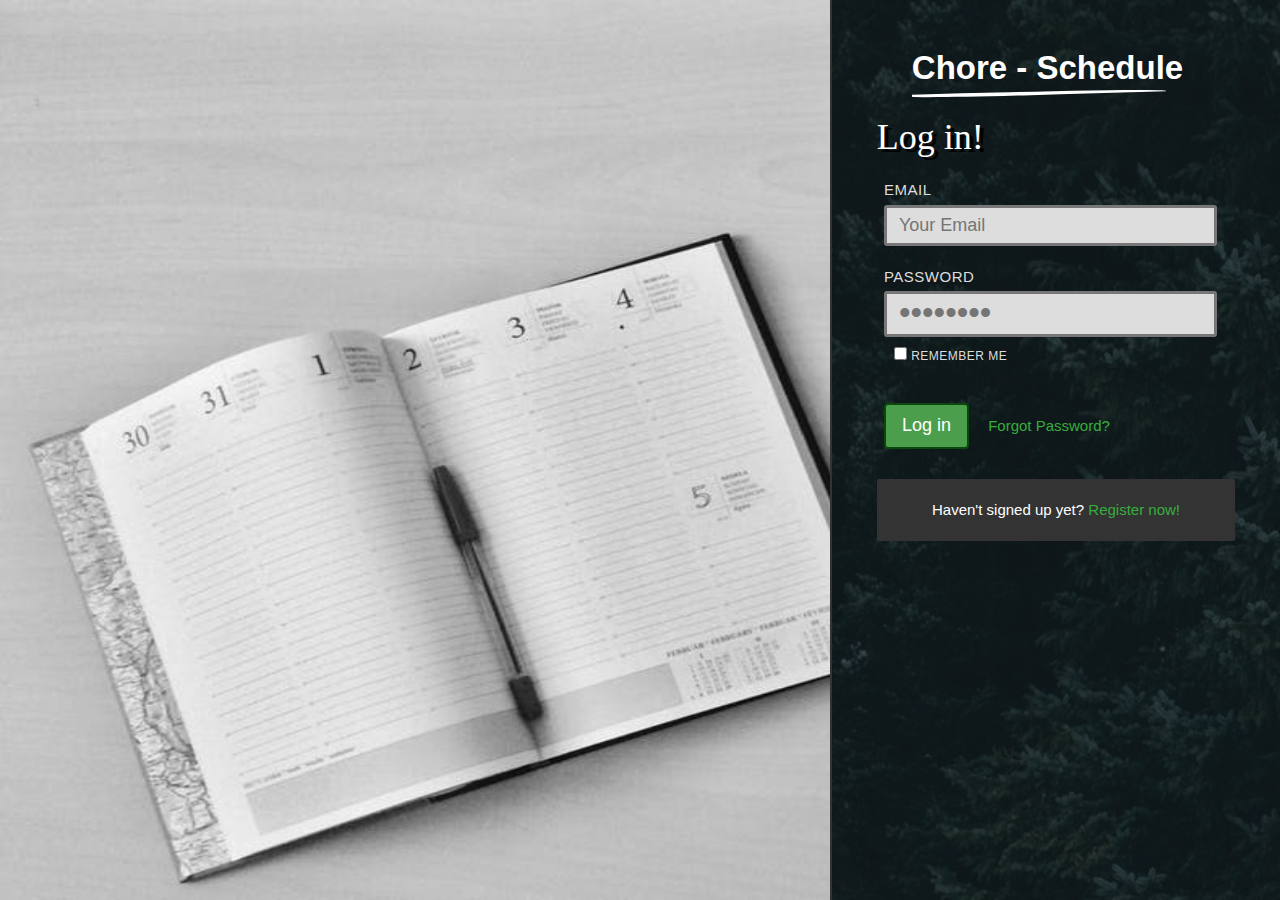
<file: index.html>
<!DOCTYPE html>
<html>
	<head>	
		<title>Chore Schedule Web App</title>
		<link rel="stylesheet" type="text/css" href="styles/login-register.css" />
		<meta name="viewport" content="width=device-width, initial-scale=1.0, maximum-scale=1.0, user-scalable=no" />
		<link rel="icon" href="images/check-favicon.ico" type="image/x-icon">
	</head>
	<body >	
		<div id="background_branding_container">
		    <img id="background_background_image" alt="Log in"  src="images/login-reg-background.jpg">
		</div>   
	    <img src="images/login-reg-login-panel.jpg" class="login_panel" alt="" />	   
		<div class="login_panel">
			<div id="background_right"></div>
			<div class="body-login">	
				<div id="login">
					<header class="login-header">
						<h1 class="login-logo">Chore - Schedule <div class="underline"></div></h1>
						<h2 class="little-big-header">Log in!</h2>
					</header>

				  	<div class="flex-grid">
				    	<div class="login-half">
				      		<div class="login-area">
								<form class="login-form" id="login-login-form">
								  	<div id="login-email" class="field">
								    	<label for="loginEmail">Email</label>
								    	<input type="text" name="email" id="loginEmail" placeholder="Your Email" required="required" />
								  	</div>

									<div id="login-password" class="field">
										<label for="loginPassword">Password</label>
										<input name="password" id="loginPassword" placeholder="&bull;&bull;&bull;&bull;&bull;&bull;&bull;&bull;" required="required" type="password" />
										<input type="checkbox" name="remember-me" id="remember-me" value="" class="remember-me">
										<label class="small-inline" for="remember-me">Remember Me</label>
									</div>

									<div id="login-error"></div>

									<div>
										<button id="loginBtn" class="button">
											<span class="label">Log in</span>
										</button>
										<a href="#" id="forgot-password-link" class="forgot-password-link">
											Forgot Password?
										</a>
									</div>
								</form>								
							</div>
						</div>
					</div>

					<div class="signup-callout">
						Haven't signed up yet?  <a class="login switch">  Register now!</a>
					</div>
				</div>

				<div id="register" class="hide">
					<header class="login-header">
						<h1 class="login-logo">Chore - Schedule <div class="underline"></div></h1>
						<h2 class="little-big-header">Register!</h2>
					</header>

				  	<div class="flex-grid">
				    	<div class="login-half">
				      		<div class="login-area">
								<form class="login-form" id="login-login-form">
								  	<div id="login-email" class="field">
								    	<label for="registerEmail">Email Address:</label>
								    	<input type="text" name="email" id="registerEmail" placeholder="email" required="required" />
								  	</div>

									<div id="login-password" class="field">
										<label for="registerPassword">Choose Password:</label>
										<input name="password" id="registerPassword" placeholder="&bull;&bull;&bull;&bull;&bull;&bull;&bull;&bull;" required="required" type="password" />
									</div>
									<div id="login-password" class="field">
										<label for="registerPassword">Confirm Password:</label>
										<input name="password" id="confirmPassword" placeholder="&bull;&bull;&bull;&bull;&bull;&bull;&bull;&bull;" required="required" type="password" />
									</div>
									<div id="login-error"></div>

									<div>
										<button id="registerBtn" class="button">
											<span class="label">Submit</span>
										</button>
									</div>
								</form>								
							</div>
						</div>
					</div>

					<div class="signup-callout">
						Go back to <a class="switch">  Log in.</a>
					</div>
				</div>	
			</div>
		</div>	
	<!-- /EXTERNAL SCRIPTS -->
		<script src="https://code.jquery.com/jquery-3.1.1.min.js" type="text/javascript"></script>
		<script src="scripts/main.js" type="text/javascript"></script>
	</body>
</html>
</file>
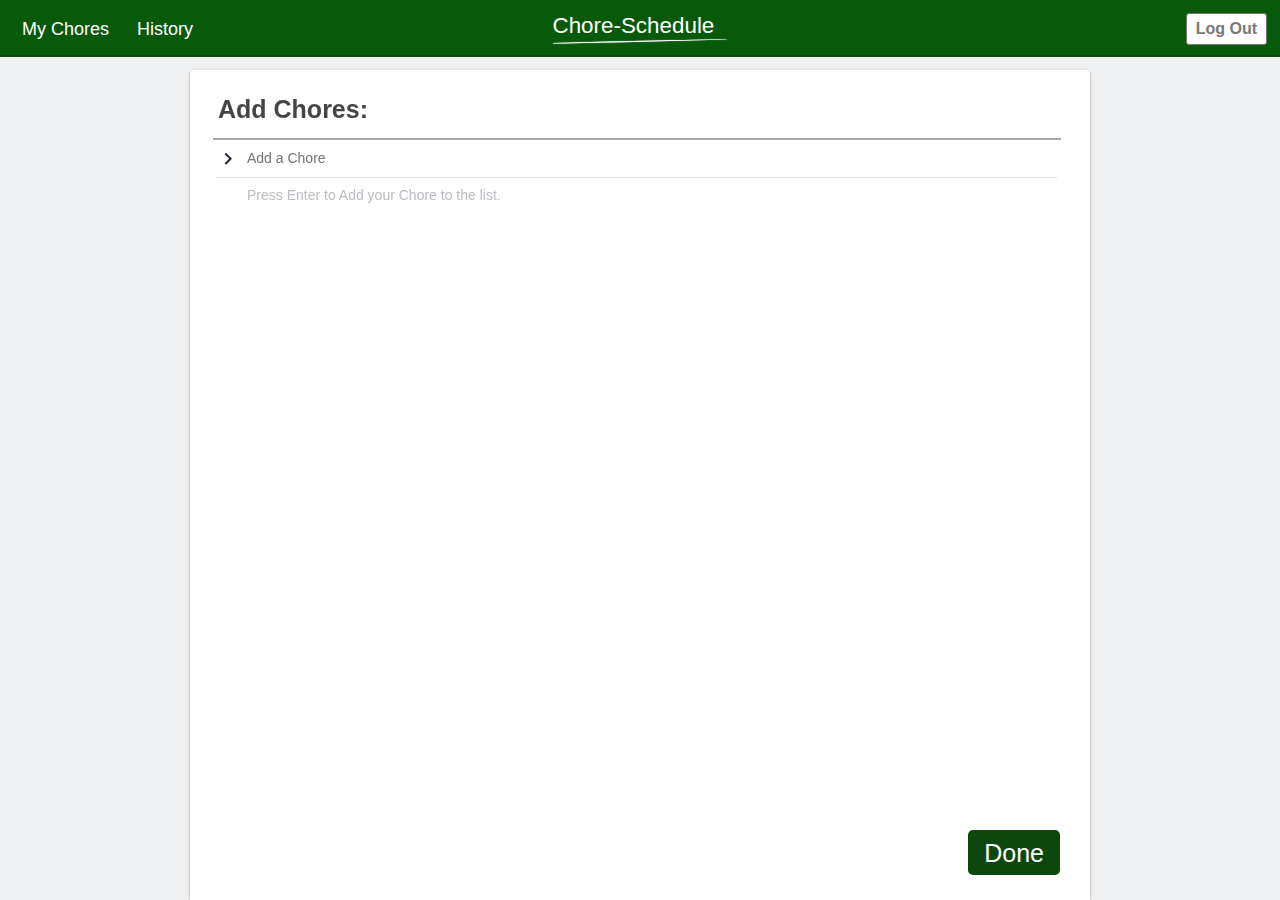
<file: addChores.html>
<!DOCTYPE html>
<html>
	<head>	
		<title>Chore Schedule Web App</title>
		<link rel="stylesheet" type="text/css" href="styles/main-theme.css">
		<meta name="viewport" content="width=device-width, initial-scale=1.0, maximum-scale=1.0, user-scalable=no" />
		<link rel="stylesheet" href="https://fonts.googleapis.com/icon?family=Material+Icons" />
		<link rel="icon" href="images/check-favicon.ico" type="image/x-icon">
	</head>
	<body>
		<div class="themeBackground themeBackground-pic"></div>
		<div id="page_container">
			<div id="ui">
				<div id="main">
					<div class="topbar-container">
						<div class="topbar-contents-container">
							<div class="topbar-contents">
								<div class="topbar-wrapper">
									<i id="menuIcon" class="material-icons topbar-link" >menu</i>
										<nav id="leftMenu" class="c-menu c-menu--left"> 
											<div class="widget-settings-content">  
												<div class="widget-settings-header"> 
													<ul>      
														<li class="profilePicture widget-settings-list-item"> 															
															<img id="profilePic" src="images/github-profile-pic.png" class="profilePic">
														</li> 
														<li class="accountEmail"> 	
														</li> 
													</ul> 
												</div>   
												<ul  class="widget-settings-list">   
													<li class="widget-settings-list-item first disChoreBtn"> 
														<button  class="sidemenu widget-settings-button"> Today's Chores </button> 
													</li> 
													<li class="widget-settings-list-item addChoreBtn"> 
														<button  class="sidemenu widget-settings-button"> Add Chores </button> 
													</li> 
												</ul> 
												<ul class="widget-settings-list"> 
													<li class="widget-settings-list-title">
														<span>Reports & Records</span>
													</li>
													<li class="widget-settings-list-item first disHistBtn"> 
														<button class="sidemenu widget-settings-button"> History </button> 
													</li> 
													<li class="widget-settings-list-item"> 
														<span>Statistics</span> 
													</li> 
												</ul>  
												<ul class="widget-settings-list">
													<li class="widget-settings-list-title">
														<button class="sidemenu widget-settings-button"> About </button>
													</li>
													<li class="widget-settings-list-item first">
														<span>Profile Settings</span>
													</li>	
													<li class="widget-settings-list-item">
														<span>Help & FAQ</span>
													</li>	
													<li class="widget-settings-list-item github-link">
														<span>About Us</span>
													</li>	
												</ul>
											</div>
										</nav>
										<div id="mask" class="c-mask"></div>
									<a class="backToChores topbar-link">My Chores</a>
									<a class="goToHistory topbar-link">History</a>
									<div class="topbar-logout">
										<a class="Button loggout">Log Out</a>
									</div>
								</div>
							</div>
						</div>
						<div class="title-container">
							<div class="content-wrapper">	
								<h1>Chore-Schedule</h1>
								<div class="underline"></div>
							</div>	
						</div>
					</div>
					<div class="page-bodyContainer">
						<div class="page-body">
							<div class="page-paneGutter"></div>
							<div id="center_pane_container" class="known-list">
								<div id="center_pane">
									<div class="body-title">
										<h2>Add Chores:</h2>
									</div>
									<div id="addChoresBtnContainer">
										<button class="done">Done</button>
									</div>
									<div id="center_pane__contents">
										<div class="grid-uncompact">
											<table id="grid">
												<colgroup>
													<col class="drag-handle-column">
													<col class="boolean-column">
												</colgroup>
												<tbody class="choreList">							    
													<tr class='task-row input postBeforeThis'>
											    	<td></td>
														<td class='grid_cell_boolean'>
															<i class='material-icons right'>keyboard_arrow_right</i>
														</td>
														<td class='grid_cell_string'>
															<span class='task-row-text-input'>
																<textarea id='addChore' class="task-row-text-input" placeholder='Add a Chore' autocomplete="off" autofocus></textarea>
															</span>
														</td>
														<td class='grid_cell_assignee'> 
														</td>
														<td class='grid-cell grid_cell_show_details'></td>
												  </tr>	
												  <tr class='task-row instructions completed'>
											    	<td class="noLine"></td><td class='grid_cell_boolean'></td>
														<td class='grid_cell_string'>
															<span class='task-row-text-input'>
																Press Enter to Add your Chore to the list.
															</span>
														</td>
														<td class='grid_cell_assignee'></td>
														<td class='grid-cell grid_cell_show_details noLine'></td>
												  </tr>	
											  </tbody>									
											</table>
										</div>
									</div>
								</div>
							</div>
							<div class="page-paneGutter"></div>
						</div>
					</div>
				</div>
			</div>
		</div>
												
	<!-- /EXTERNAL SCRIPTS -->
		<script src="https://code.jquery.com/jquery-3.1.1.min.js" type="text/javascript"></script>
		<script src="scripts/main.js" type="text/javascript"></script>
	</body>
</html>
</file>
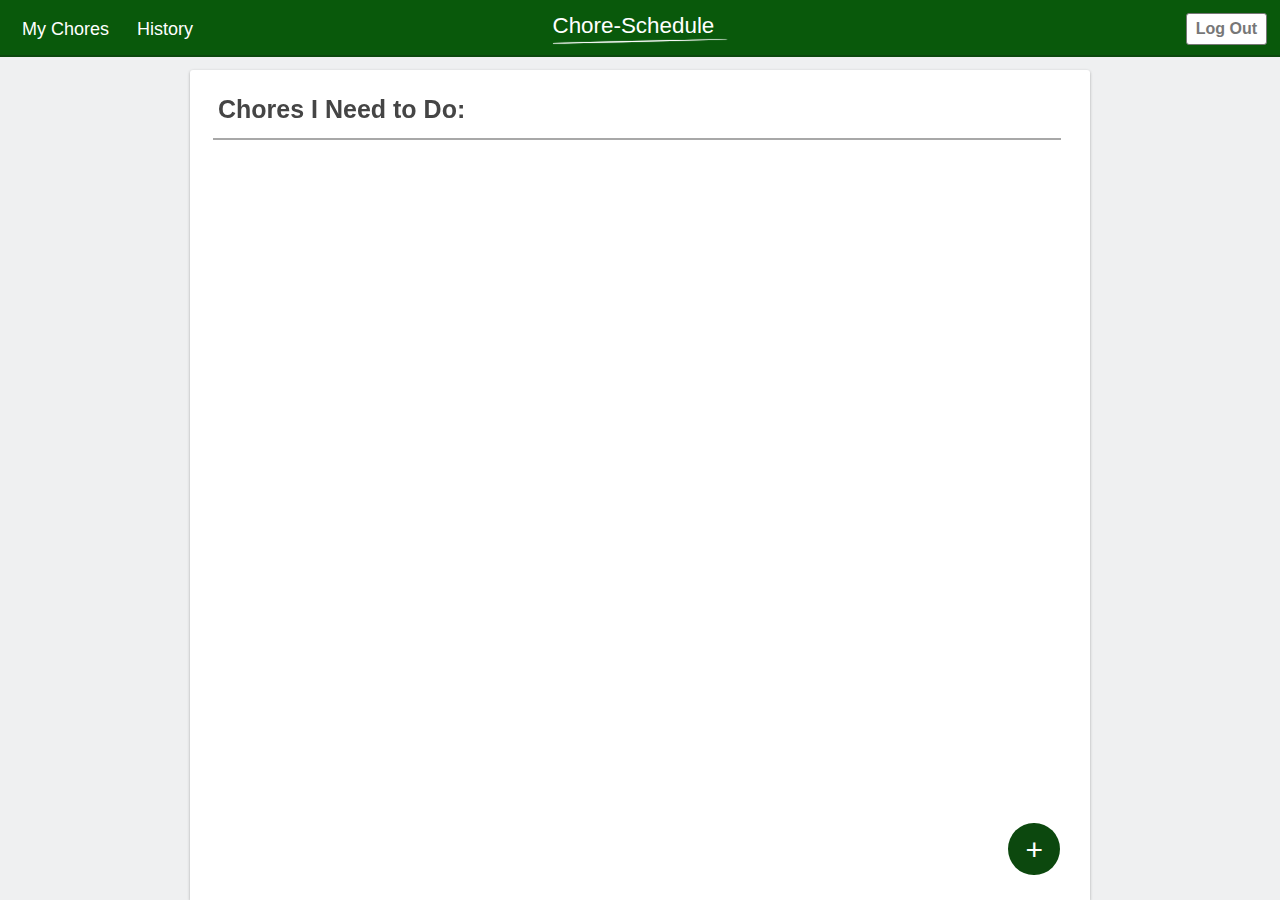
<file: displayChores.html>
<!DOCTYPE html>
<html>
	<head>	
		<title>Chore Schedule Web App</title>
		<link rel="stylesheet" type="text/css" href="styles/main-theme.css">
		<meta name="viewport" content="width=device-width, initial-scale=1.0, maximum-scale=1.0, user-scalable=no" />
		<link rel="stylesheet" href="https://fonts.googleapis.com/icon?family=Material+Icons" />
		<link rel="icon" href="images/check-favicon.ico" type="image/x-icon">
	</head>
	<body>
		<div class="themeBackground themeBackground-pic"></div>
		<div id="page_container">
			<div id="ui">
				<div id="main">		
					<div class="topbar-container">
						<div class="topbar-contents-container">
							<div class="topbar-contents">
								<div class="topbar-wrapper">
									<i id="menuIcon" class="material-icons topbar-link" >menu</i>
										<nav id="leftMenu" class="c-menu c-menu--left"> 
											<div class="widget-settings-content">  
												<div class="widget-settings-header"> 
													<ul>      
														<li class="profilePicture widget-settings-list-item"> 															
															<img id="profilePic" src="images/github-profile-pic.png" class="profilePic">
														</li> 
														<li class="accountEmail"> 	
														</li> 
													</ul> 
												</div>   
												<ul  class="widget-settings-list">   
													<li class="widget-settings-list-item first disChoreBtn"> 
														<button  class="sidemenu widget-settings-button"> Today's Chores </button> 
													</li> 
													<li class="widget-settings-list-item addChoreBtn"> 
														<button  class="sidemenu widget-settings-button"> Add Chores </button> 
													</li> 
												</ul> 
												<ul class="widget-settings-list"> 
													<li class="widget-settings-list-title">
														<span>Reports & Records</span>
													</li>
													<li class="widget-settings-list-item first disHistBtn"> 
														<button class="sidemenu widget-settings-button"> History </button> 
													</li> 
													<li class="widget-settings-list-item"> 
														<span>Statistics</span> 
													</li> 
												</ul>  
												<ul class="widget-settings-list">
													<li class="widget-settings-list-title">
														<button class="sidemenu widget-settings-button"> About </button>
													</li>
													<li class="widget-settings-list-item first">
														<span>Profile Settings</span>
													</li>	
													<li class="widget-settings-list-item">
														<span>Help & FAQ</span>
													</li>	
													<li class="widget-settings-list-item github-link">
														<span>About Us</span>
													</li>	
												</ul>
											</div>
										</nav>
										<div id="mask" class="c-mask"></div>
									<a class="backToChores topbar-link">My Chores</a>
									<a class="goToHistory topbar-link">History</a>
									<div class="topbar-logout">
										<a class="Button loggout">Log Out</a>
									</div>
								</div>
							</div>
						</div>
						<div class="title-container">
							<div class="content-wrapper">	
								<h1>Chore-Schedule</h1>
								<div class="underline"></div>
							</div>	
						</div>
					</div>
					<div class="page-bodyContainer">
						<div class="page-body">							
							<div class="page-paneGutter"></div>
							<div id="center_pane_container" class="known-list">								
								<div id="center_pane">	
									<div class="body-title">
										<h2>Chores I Need to Do:</h2>
									</div>
									<div id="addChoresBtnContainer">
										<span class="addChoresTitle hide">Add Chores</span>
										<button class="addMoreChores">+</button>
									</div>		
									<div id="center_pane__contents">										
										<div class="grid-uncompact">
											<table id="grid">
												<colgroup>
													<col class="drag-handle-column">
													<col class="boolean-column">
												</colgroup>
												<tbody class="display-chores-table"></tbody>
											</table>
										</div>
									</div>
								</div>
							</div>
							<div class="page-paneGutter"></div>
						</div>
					</div>
				</div>
			</div>
		</div>

	<!-- /EXTERNAL SCRIPTS -->
		<script src="https://code.jquery.com/jquery-3.1.1.min.js" type="text/javascript"></script>
		<script src="scripts/main.js" type="text/javascript"></script>
	
		</body>
</html>
</file>
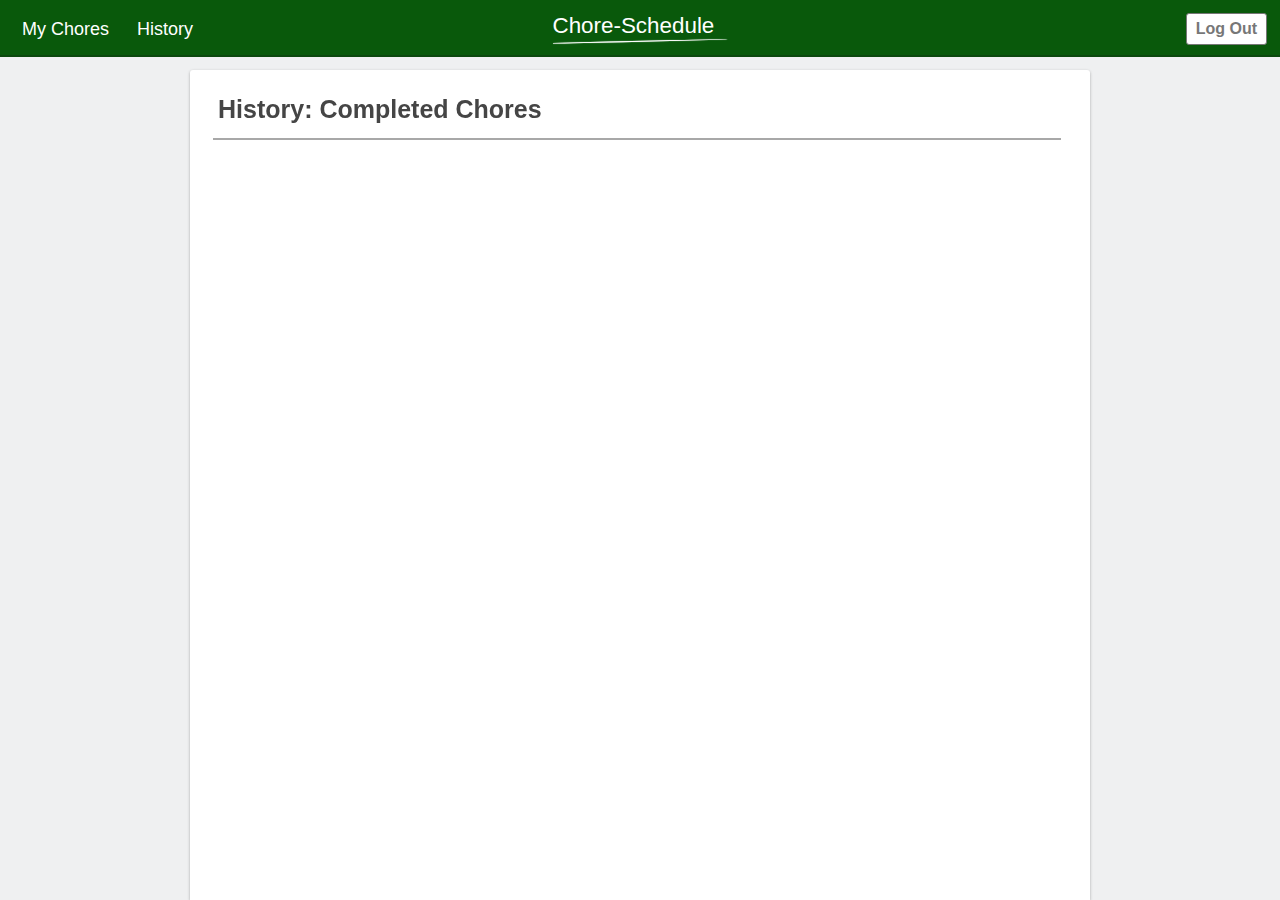
<file: displayHistory.html>
<!DOCTYPE html>
<html>
	<head>	
		<title>Chore Schedule Web App</title>
		<link rel="stylesheet" type="text/css" href="styles/main-theme.css" />		
		<meta name="viewport" content="width=device-width, initial-scale=1.0, maximum-scale=1.0, user-scalable=no" />
		<link rel="stylesheet" href="https://fonts.googleapis.com/icon?family=Material+Icons" />
		<link rel="icon" href="images/check-favicon.ico" type="image/x-icon">
	</head>
	<body>
		<div class="themeBackground themeBackground-pic"></div>
		<div id="page_container">
			<div id="ui">
				<div id="main">
					<div class="topbar-container">
						<div class="topbar-contents-container">
							<div class="topbar-contents">
								<div class="topbar-wrapper">
									<i id="menuIcon" class="material-icons topbar-link" >menu</i>
										<nav id="leftMenu" class="c-menu c-menu--left"> 
											<div class="widget-settings-content">  
												<div class="widget-settings-header"> 
													<ul>      
														<li class="profilePicture widget-settings-list-item"> 															
															<img id="profilePic" src="images/github-profile-pic.png" class="profilePic">
														</li> 
														<li class="accountEmail"> 	
														</li> 
													</ul> 
												</div>   
												<ul  class="widget-settings-list">   
													<li class="widget-settings-list-item first disChoreBtn"> 
														<button  class="sidemenu widget-settings-button"> Today's Chores </button> 
													</li> 
													<li class="widget-settings-list-item addChoreBtn"> 
														<button  class="sidemenu widget-settings-button"> Add Chores </button> 
													</li> 
												</ul> 
												<ul class="widget-settings-list"> 
													<li class="widget-settings-list-title">
														<span>Reports & Records</span>
													</li>
													<li class="widget-settings-list-item first disHistBtn"> 
														<button class="sidemenu widget-settings-button"> History </button> 
													</li> 
													<li class="widget-settings-list-item"> 
														<span>Statistics</span> 
													</li> 
												</ul>  
												<ul class="widget-settings-list">
													<li class="widget-settings-list-title">
														<button class="sidemenu widget-settings-button"> About </button>
													</li>
													<li class="widget-settings-list-item first">
														<span>Profile Settings</span>
													</li>	
													<li class="widget-settings-list-item">
														<span>Help & FAQ</span>
													</li>	
													<li class="widget-settings-list-item github-link">
														<span>About Us</span>
													</li>	
												</ul>
											</div>
										</nav>
										<div id="mask" class="c-mask"></div>
									<a class="backToChores topbar-link">My Chores</a>
									<a class="goToHistory topbar-link">History</a>
									<div class="topbar-logout">
										<a class="Button loggout">Log Out</a>
									</div>
								</div>
							</div>
						</div>
						<div class="title-container">
							<div class="content-wrapper">	
								<h1>Chore-Schedule</h1>
								<div class="underline"></div>
							</div>	
						</div>
					</div>
					<div class="page-bodyContainer">
						<div class="page-body history">
							<div class="page-paneGutter"></div>
							<div id="center_pane_container" class="known-list">
								<div id="center_pane">
									<div class="body-title historyTitle">
										<h2>History: Completed Chores</h2>
									</div>
									<div id="center_pane__contents">
										<div class="grid-uncompact">
											<table id="grid">
												<colgroup>
													<col class="drag-handle-column">
													<col class="boolean-column">
												</colgroup>
												<tbody class="choreListHistory"></tbody>
											</table>
										</div>
									</div>
								</div>
							</div>
							<div class="page-paneGutter"></div>
						</div>
					</div>
				</div>
			</div>
		</div>

	<!-- /EXTERNAL SCRIPTS -->
		<script src="https://code.jquery.com/jquery-3.1.1.min.js" type="text/javascript"></script>
		<script src="scripts/main.js" type="text/javascript"></script>
	</body>
</html>
</file>
<file: styles/login-register.css>
.hide {
    display: none;
}

/*Overall*/
* {
    margin: 0;
    padding: 0;
    box-sizing: border-box;
}
html, body {
    height: 100%;
}


html {
    font-family: "Lato", "Lucida Grande","Lucida Sans Unicode", Tahoma, Sans-Serif;
    line-height: 1.5;
    font-size: 15px;
    font-weight: 400;
}

body {
    background: black;
    margin: 0;
    padding: 0;
    z-index: -999;
    text-align: left;
    color: white;
    overflow-x: hidden;
    overflow-y:hidden;
    display: block;
}

div {
    display: block;
}
/*Background picture*/
div#background_branding_container {
    position: fixed;
    left: 0;
    top: 0;
    overflow: hidden;
    z-index: 0;
    width: 100%;
    height: 100%;
}

img#background_background_image {
    position: fixed;    
    width: 100%;
    height: 100%;
    width: 1400px;
    background-color: black;
    visibility: visible;
    display: block;
}
img {
    border: 0;
}
div#background_right {
    background-color: rgba(10,10,10, 0.7);
    position: absolute;
    z-index: -1;
    top: 0;
    left: 0;
    width: 100%;
    height: 100%;
}

.login_panel {
    position: fixed;
    right: 0;
    float: right;
    height: 100%;
    width: 550px;
    margin: 0;
    padding: 0;
    z-index: 2;
    overflow-y: auto;
    overflow-x: hidden;
    border-left: 2px solid #333;
}




#login, #register {
    margin: 0 auto; 
    padding: 0 10%;  
}

    /*Login body*/
    div.body-login {  
        z-index: 4;
    }

    /*Login Header Section*/
    .login-header {        
        margin: 20px 0 20px 0;
    }
    .login-header, .login-half  {
        padding-top: 50px;
    }

        /*Headers*/
        h1, h2, h3, h4, h5, h6 {
            line-height: 1.2;
            margin: 0 0 10px 0;
            font-weight: normal;
        }

        h2, h3, h4, h5, h6 {
            font-family: "Lato", "Lucida Grande","Lucida Sans Unicode", Tahoma, Sans-Serif;
        } 

        h1, .h1 {
            font-smoothing: antialiased;
            font-family: "Papyrus Regular", "Telefon Black", Sans-Serif;
            font-weight: 900;
            line-height: 1.4;
            font-size: 2.2rem;
            padding-left: 80px;
        }

        h2, .h2 {
            font-family: "Tw Cen MT";
            display: block;
            font-size: 1.5em;
        }

        /*Login Logo*/
        .login-logo {
            color: #fff;
            margin: 15px 0 5px 0;
            height: 45px;
            cursor: default;
        }
        div.underline {
          background: #fff;
          width: 290px;
          height: 0.13em;
          border-radius: 0 120% 0 70%;
          transform: rotate(-1.7deg);
          box-shadow: 0 0 2px white;/* because of rotation, blur the edges a bit to avoid a stairs effect */
        }

        /*Page title (login or Register*/
        .little-big-header {
            font-size: 3rem;            
            padding-top: 33px;
            margin: 0;
            color: #fff;
            cursor: default;
            text-shadow: 4px 3px black;
        }



    /*Login Form*/
    .login-half{
        padding: 0 5% 10% 2%;
        width: 55%;

    }
    .flex-grid>* {
        width: 100% !important;
    }
        /*Labels*/
        .field>label {
            color: #ddd;
            cursor: default;
        }
        .login-form label {
            font-weight: normal;
            display: block;
            margin: 0 0 3px 0;
            text-transform: uppercase;
            letter-spacing: 0.5px;
        }

        /*Login Email*/
        .login-form .field {
            padding-right: 0;
        }
        .field {
            margin: 0 0 20px 0;
        }

        /*Inputs*/        
        input, button {
            text-rendering: auto;
            color: initial;
            letter-spacing: normal;
            word-spacing: normal;
            text-transform: none;
            text-indent: 0px;
            text-shadow: none;
            display: inline-block;
            text-align: start;
            margin: 0em 0em 0em 0em;
            font: 25px Arial;
        }

        input[type='name'], input[type='tel'], input[type='text'], input[type='email'], 
        input[type='password'], input[type='search'], input[type='url'], input[type='tel'], 
        input[type='number'], textarea {
            font-family: "Lato", "Lucida Grande","Lucida Sans Unicode", Tahoma, Sans-Serif;
            font-size: 1.2rem;
            width: 100%;
            padding: 7px 12px;
            border: 3px solid #eee;
            border-radius: 3px;
            background-color: #ddd;
            user-select: text;
            cursor: auto;
            border-color: #777;
            
        }
        input[name="password"] {
            font: small-caption;
            padding: 0 0 2px 12px;
            font-size: 2.2rem;
        }


        /*Password*/
        .login-form .field {
            padding-right: 0;
        }
        .login-form>div {
            margin: 0 0 20px 0;
        }

            /*Input*/
            input:-webkit-autofill {
                background-color: #444;
                background-image: none;
                color: rgb(0, 0, 0);
            }

            /*Checkbox*/
            input[type="checkbox"] {
                margin: 10px 0 0 10px;
                box-sizing: border-box;    
            }

            /*Keep me logged in*/    
            label.small-inline {
                font-size: 0.8em;
                display: inline-block !important;
                margin-right: 3px;
                cursor: pointer;
            }
        

        /*Login Btn*/
        .button {
            background: #4b9f4c;
            font-family: "Lato", "Lucida Grande","Lucida Sans Unicode", Tahoma, Sans-Serif;
            color: white;
            position: relative;
            -webkit-appearance: none;
            font-size: 1.2rem;
            line-height: 1.2;
            display: inline-block;
            border: 0;
            outline: 0;
            padding: 10px 16px;
            margin: 15px 15px 0 0;
            position: relative;
            border-radius: 4px;
            border: 2px solid #0c480e;
            color: white;
            cursor: pointer;
            white-space: nowrap;
            text-overflow: ellipsis;
            text-decoration: none !important;
            cursor: pointer;
            text-align: center;
            font-weight: normal !important;
        }

        a {
            text-decoration: none;
            color: #37ae3c;
            cursor: pointer;
        }

    /*Register sub section*/
    .signup-callout {
        margin-top: 40px;
        text-align: center;
        border-radius: 2px;
        color: #fff;
        display: block;
        padding: 20px;
        position: relative;
        background: #333;
        margin: 0 0 20px 0;
        overflow: hidden;
        cursor: default;
    }

@media only screen and (max-width: 1400px), (max-device-width: 1400px){
    .login_panel { max-width: 450px; }
    h1, .h1 {
       padding-left:  35px;
    }

    /*Login Header Section*/
     .login-half  { padding-top: 0px; padding-bottom: 10px }
     .login-header {padding-top: 20px;}
    /*Headers*/
    h1, .h1 { font-size: 2.2rem; }
    h2, .h2 { font-size: 1.5em; }

    /*Page title (login or Register*/
    .little-big-header {font-size: 2.7rem; }
    .login-logo {
        margin: 5px 0 5px 0;
        height: 33px;
    }
    .little-big-header {
        font-size: 2.4rem;
    }
    div.underline {
        width: 254px;
        height: 0.11em;
        box-shadow: 0 0 0px white;
    }


}
@media only screen and (max-width: 500px), (max-device-width: 500px){
    .login_panel {        
        float: none; 
        height: 100%;
        width: 450px; 
        min-width: 100%;
        padding-top: 0;
        overflow: auto;   
    }
}
@media only screen and (max-width: 450px), (max-device-width: 450px){
    .login_panel {    
        width: 100%;   
    }
    h1, .h1 {
        font-size: 2rem;
    }
    .login-logo {
        margin: 5px 0 5px 0;
        height: 33px;
    }
    .little-big-header {
        font-size: 2.4rem;
    }
    div.underline {
        width: 254px;
        height: 0.11em;
        box-shadow: 0 0 0px white;
    }
    input[type='name'], input[type='tel'], input[type='text'], input[type='email'], input[type='password'], input[type='search'], input[type='url'], input[type='tel'], input[type='number'], textarea {
        font-size: 1.1rem;
    }

    input[name="password"] {
        font-size: 2.0rem;
    }

}
@media only screen and (max-width: 400px), (max-device-width: 400px){
    h1, .h1 {
        font-size: 1.7rem;
    }
    .login-logo {
        margin: 0px 0 5px 0;
        height: 33px;
    }
    .little-big-header {
        font-size: 2rem;
    }
    div.underline {
        width: 213px;
        height: 0.13em;
        box-shadow: 0 0 0px white;
    }
    input[type='name'], input[type='tel'], input[type='text'], input[type='email'], input[type='password'], input[type='search'], input[type='url'], input[type='tel'], input[type='number'], textarea {
        font-size: 1rem;
    }

    input[name="password"] {
        font-size: 1.8rem;
    }
    .signup-callout {
        margin-top: 0px;
    }
    .login-half {
        padding: 0 5% 5% 2%;
    }
    .signup-callout>a.login {
        display: block;
    }

}
</file>
<file: styles/main-theme.css>
.hide {
    display: none;
}

/*General*/
* {
    transform-origin: 0px 0px 0px;

}
html, body, applet, object, iframe, h1, h2, h3, h4, h5, h6, p, blockquote, 
pre, acronym, address, big, cite, code, del, dfn, em, img, ins, kbd, q, s, 
samp, small, strike, strong, sub, sup, tt, var, b, u, i, center, dl, dt, 
dd, ol, ul, li, fieldset, form, label, legend, table, caption, tbody, tfoot, 
thead, tr, th, article, aside, canvas, details, embed, figure, figcaption, 
footer, header, hgroup, menu, nav, output, ruby, section, summary, time, 
mark, audio, video, input, textarea {
    margin: 0;
    padding: 0;
    border: 0;
    font-size: 100%;
    font-family: inherit;
    vertical-align: baseline;
}
body {
    font-family: "proxima-nova","Helvetica Neue",Arial,sans-serif;
    background-color: #EFF0F1;
    background-image: -webkit-linear-gradient(top, #F8F8F9, #EFF0F1);
    background-image: linear-gradient(to bottom,#F8F8F9, #EFF0F1);
    color: #1B2432;
    font-size: 14px;
    overflow: hidden;
    box-sizing: border-box;
    -moz-box-sizing: border-box;
    -webkit-box-sizing: border-box;
    line-height: 1;
}
html|* > svg {
    transform-origin: 50% 50% 0px;
}
svg:not(:root), symbol, image, marker, pattern, foreignObject {
    overflow: hidden;
}

div {
    display: block;
}

table {
  display: table;
  border-spacing: 2px;
  border-color: grey;
  border-collapse: collapse;
  border-spacing: 0;
}

colgroup {
  display: table-column-group;
}

col {
  display: table-column;
}

tbody {
  display: table-row-group;
  vertical-align: middle;
  border-color: inherit;
}

tr {
    display: table-row;
    vertical-align: inherit;
    border-color: inherit;
}

td, th {
  display: table-cell;
  vertical-align: inherit;
}

td {
    padding: 0;
}   

p {
  display: block;
  -webkit-margin-before: 1em;
  -webkit-margin-after: 1em;
  -webkit-margin-start: 0px;
  -webkit-margin-end: 0px;
}

textarea {
    font-family: monospace;
    border-color: rgb(169, 169, 169);
}
textarea {
    -webkit-appearance: textarea;
    background-color: white;
    -webkit-rtl-ordering: logical;
    user-select: text;
    flex-direction: column;
    resize: auto;
    cursor: auto;
    white-space: pre-wrap;
    word-wrap: break-word;
    border-width: 1px;
    border-style: solid;
    border-color: initial;
    border-image: initial;
    padding: 2px;
}
input, textarea, keygen, select, button {
    text-rendering: auto;
    color: initial;
    letter-spacing: normal;
    word-spacing: normal;
    text-transform: none;
    text-indent: 0px;
    text-shadow: none;
    display: inline-block;
    text-align: start;
    margin: 0em 0em 0em 0em;
    font: 13.3333px Arial;
}
input, textarea, keygen, select, button, meter, progress {
    -webkit-writing-mode: horizontal-tb;
}

a {
  color: #1AAFD0;
  cursor: pointer;
  text-decoration: none;
}
a:-webkit-any-link {
  color: -webkit-link;
  text-decoration: underline;
  cursor: auto;
}
*:hover {
  cursor: default;
}
/*Background Image*/
.themeBackground{
    position: absolute;
    width: 100%;
    height: 100%;
    z-index: -1;
}
.themeBackground-pic {
    background-repeat: no-repeat;
    background-size: cover;
    background-image: url(http://www.chore-schedule.com/images/light-wood-background.jpg);
}

/*Page Container Context*/
#page_container {
  display: -webkit-box;
  display: -moz-box;
  display: box;
  display: -webkit-flex;
  display: -moz-flex;
  display: -ms-flexbox;
  display: flex;
  -webkit-box-orient: vertical;
  -moz-box-orient: vertical;
  box-orient: vertical;
  -webkit-flex-direction: column;
  -moz-flex-direction: column;
  flex-direction: column;
  -ms-flex-direction: column;
  bottom: 0;
  left: 0;
  overflow-x: auto;
  overflow-y: hidden;
  position: fixed;
  right: 0;
  top: 0;
  z-index: 0;
}
/*UI*/
#ui {
  display: -webkit-box;
  display: -moz-box;
  display: box;
  display: -webkit-flex;
  display: -moz-flex;
  display: -ms-flexbox;
  display: flex;
  -webkit-box-flex: 1;
  -moz-box-flex: 1;
  box-flex: 1;
  -webkit-flex: 1;
  -moz-flex: 1;
  -ms-flex: 1;
  flex: 1;
  min-height: 1px;
  overflow: hidden;
}

/*Main*/
#main {
  display: -webkit-box;
  display: -moz-box;
  display: box;
  display: -webkit-flex;
  display: -moz-flex;
  display: -ms-flexbox;
  display: flex;
  -webkit-box-flex: 1;
  -moz-box-flex: 1;
  box-flex: 1;
  -webkit-flex: 1;
  -moz-flex: 1;
  -ms-flex: 1;
  flex: 1;
  -webkit-box-orient: vertical;
  -moz-box-orient: vertical;
  box-orient: vertical;
  -webkit-flex-direction: column;
  -moz-flex-direction: column;
  flex-direction: column;
  -ms-flex-direction: column;
  min-width: 1px;
  z-index: 0;
}

/*TopBar Container*/
.topbar-container {
  -webkit-transition: min-width 0.25s ease-out;
  -moz-transition: min-width 0.25s ease-out;
  transition: min-width 0.25s ease-out;
  min-width: 40px;
  -webkit-flex-shrink: 0;
  -moz-flex-shrink: 0;
  flex-shrink: 0;
  -ms-flex-negative: 0;
  height: 55px;
  position: relative;
  z-index: 10;
}

  /*Topbar Contents Container*/
  .topbar-container>.topbar-contents-container {
    position: absolute;
    top: 0;
    width: 100%;
  }

    /*TopBar*/
    .topbar-contents-container .topbar-contents {
      background: #09590b;
      border-bottom: 2px solid #0c480e;
      color: #898e95;
      display: -webkit-box;
      display: -webkit-flex;
      display: -ms-flexbox;
      display: flex;
      font-size: 18px;
      height: 55px;
    }
      /*Wrapper*/
      .topbar-wrapper {
        display: -webkit-box;
        display: -webkit-flex;
        display: -ms-flexbox;
        display: flex;
        width: 100%;
        max-width: 1600px;
        margin: auto;
        align-items: center;
      }
        
        /*View History Button*/
        .topbar-contents-container .topbar-link{
          -webkit-box-align: center;
          -webkit-align-items: center;
          -ms-flex-align: center;
          align-items: center;
          border-bottom: 3px solid transparent;
          color: #fff;
          display: -webkit-box;
          display: -webkit-flex;
          display: -ms-flexbox;
          display: flex;
          -webkit-flex-shrink: 0;
          -ms-flex-negative: 0;
          flex-shrink: 0;
          font-size: 18px;
          margin: 0 6px 0 22px;
          padding-top: 5px;
        }
        .dim {
          opacity: 0.8;
        }
        .topbar-link:hover {
          color: #fff;
          opacity: 1;
          text-shadow: 0px 1px #000;
        }
        .topbar-contents-container a {
          color: #1aafd0;
          cursor: pointer;
          text-decoration: none;
          background-color: transparent;
        }      
        .topbar-title{
          display: -webkit-box;
          display: -webkit-flex;
          display: -ms-flexbox;
          display: flex;
          margin-left: 50px;
        }

        /*Side Navigation Menus*/
        /*Formatting*/
        .c-menu {
          z-index:200;
          background-color:#fff;
          transition:transform .3s;        
          width:75%; max-width: 325px; height:100%;
        }
        .c-menu__items {
          list-style:none;
          display:block; text-align:center; margin:0; padding:0;
          border-top:solid 1px #b5dbe9;
          border-bottom:solid 1px #3184a1;
        }
        .c-menu--left .c-menu__link {
          display:block; padding:12px 24px;  color:#fff;
        }
        .c-menu--left .c-menu__close {
          display:block; padding:12px 24px; width:100%;
        }
        .c-menu__close{
          color:#fff; background-color:#3184a1; border:none;
        }

        /*Positioning*/
        .c-mask,.c-menu {
          position:fixed;
        }

        /*Class Toggling*/
        .c-menu--left {top:0; left:0; transform:translateX(-100%);}
        .c-menu--left.is-active {     transform:translateX(0);     }

        .c-mask {
          z-index:100;
          top:0;left:0; width:0; height:0;
          background-color:#000; opacity:0;
          transition:opacity .3s, width 0s .3s, height 0s .3s;
        }
        .c-mask.is-active {
          width:100%; height:100%; 
          opacity:.7;  transition:opacity .3s;
        }          
          
          .widget-settings-content {
            position: absolute;
            width: 100%;
            height: 100%;      
            overflow: hidden;
          }
            .widget-settings-header, .widget-settings-list-item{
              padding: 0 0 15px 16px;
              font-size: 16px;
              color: #555;
            }
              .widget-settings-list-item.first{
                padding-top: 15px
              }
            .widget-settings-header {
              background: #1e7021;
              padding: 10px 0 7px 16px;
              border-bottom: 2px solid #0c480e;
              border-right: 2px solid #0c480e;
            }  
              .profilePicture {
                padding: 0;
              }           
                .profilePic {
                  width: 40px;
                  height: 40px;
                  border-radius: 50%;
                  border: 3px solid white;
                  margin: 6px 0 0 0;
                }

              .accountEmail{
                color: white;
                text-shadow: 0 1px black;
                font-size: 20px;
                padding: 7px 0 5px 3px;

              }
            .widget-settings-list {
              color: #777;
              font-size: 13px;
            }
                .widget-settings-button {
                  color: inherit;
                  width: 100%;
                  height: 100%;
                  display: inline-block;
                  text-align: left;
                  cursor: pointer;
                  position: relative;
                  line-height: 24px;
               }

                button.sidemenu, ul {
                  margin: 0;
                  padding: 0;
                  border: 0;
                  outline: 0;
                  font: inherit;
                  vertical-align: baseline;
                  background: transparent;
                  list-style: none;
                  overflow: visible;
                }
              .widget-settings-list-title {
                background: #1e7021;
                color: white;
                font-size: 15px;
                text-shadow: 0 1px black;
                padding: 5px;
                margin: 0;
                border-top: 1px solid #0c480e;
                border-bottom: 1px solid #0c480e;
                border-right: 1px solid #0c480e;
              }
        /*Title Wrapper*/
        div.title-container {
          -webkit-box-align: center;
          -moz-box-align: center;
          box-align: center;
          -webkit-align-items: center;
          -moz-align-items: center;
          -ms-align-items: center;
          -o-align-items: center;
          align-items: center;
          -ms-flex-align: center;
          display: -webkit-box;
          display: -moz-box;
          display: box;
          display: -webkit-flex;
          display: -moz-flex;
          display: -ms-flexbox;
          display: flex;
          -webkit-box-pack: center;
          -moz-box-pack: center;
          box-pack: center;
          -webkit-justify-content: center;
          -moz-justify-content: center;
          -ms-justify-content: center;
          -o-justify-content: center;
          justify-content: center;
          -ms-flex-pack: center;
          padding: 5px 0;

        }  
          /*Page Title*/
          h1 {      
            position: relative;
            font-smoothing: antialiased;
            font-family: "Papyrus Regular", "Telefon Black", Sans-Serif;
            color: #fff;
            font-weight: 500;
            line-height: 1.4;
            font-size: 1.4rem;  
            padding-top: 5px
          }
          
          /*Title Underline*/
          div.underline {
            background: #fff;
            margin-top: 2px;
            width: 175px;
            height: 0.105em;
            border-radius: 0 120% 0 70%;
            transform: rotate(-1.5deg);
            box-shadow: 0 0 1px white;
          }

        /*Log Out Button*/
        .topbar-contents-container .topbar-logout {
          display: -webkit-box;
          display: -webkit-flex;
          display: -ms-flexbox;
          display: flex;
          -webkit-flex-shrink: 0;
          -ms-flex-negative: 0;
          flex-shrink: 0;
          margin-left: auto;
        }

          /*Log Out Button colors/fonts*/
          .topbar-contents-container .Button {  
            -webkit-box-align: center;
            -webkit-align-items: center;
            -ms-flex-align: center;
            align-items: center;
            border-radius: 3px;
            border-style: solid;
            border-width: 1px;
            -moz-box-sizing: border-box;
            box-sizing: border-box;
            cursor: pointer;
            display: -webkit-inline-box;
            display: -webkit-inline-flex;
            display: -ms-inline-flexbox;
            display: inline-flex;
            -webkit-flex-shrink: 0;
            -ms-flex-negative: 0;
            flex-shrink: 0;          
            -webkit-box-pack: center;
            -webkit-justify-content: center;
            -ms-flex-pack: center;
            justify-content: center;
            line-height: 1;
            min-width: 50px;
            text-align: center;
            -webkit-transition-duration: .2s;
            transition-duration: .2s;
            -webkit-transition-property: background, border, box-shadow, color;
            transition-property: background, border, box-shadow, color;

            height: 32px;
            padding: 0 9px;

            background: #fff;
            border-color: #777777;
            color: #777777;
            fill: #fff;
            font-weight: 600;
            font-size: 16px;

            -webkit-align-self: center;
            -ms-flex-item-align: center;
            align-self: center;
            margin: 5px 13px 3px 0;
          }    

          .topbar-contents-container .Button:hover {
            background: #f5f5f5;
            color: #666;
            border-color: #666;
            fill: #fff;
          }

/*BodyContainer*/
.page-bodyContainer {
  display: -webkit-box;
  display: -moz-box;
  display: box;
  display: -webkit-flex;
  display: -moz-flex;
  display: -ms-flexbox;
  display: flex;
  -webkit-box-flex: 1;
  -moz-box-flex: 1;
  box-flex: 1;
  -webkit-flex: 1 1 auto;
  -moz-flex: 1 1 auto;
  -ms-flex: 1 1 auto;
  flex: 1 1 auto;
  -webkit-box-orient: vertical;
  -moz-box-orient: vertical;
  box-orient: vertical;
  -webkit-flex-direction: column;
  -moz-flex-direction: column;
  flex-direction: column;
  -ms-flex-direction: column;
  min-height: 1px;
  position: relative;
}

  /*Body*/
  .page-body {
    -webkit-transition: min-width 0.25s ease-out;
    -moz-transition: min-width 0.25s ease-out;
    transition: min-width 0.25s ease-out;
    min-width: 326px;
    background-color: transparent;
    display: -webkit-box;
    display: -moz-box;
    display: box;
    display: -webkit-flex;
    display: -moz-flex;
    display: -ms-flexbox;
    display: flex;
    -webkit-box-flex: 1;
    -moz-box-flex: 1;
    box-flex: 1;
    -webkit-flex: 1;
    -moz-flex: 1;
    -ms-flex: 1;
    flex: 1;
    min-height: 1px;
    padding-top: 15px;
    position: relative;
    z-index: 0;
    -webkit-transition: background-color 1s;
    -moz-transition: background-color 1s;
    transition: background-color 1s;
  }
  .history {
    min-width: 402px;
  }
  .historyMobile {
    min-width: 350px;
  }
    /*Left and Right Gutter*/
    .page-paneGutter {
      -webkit-box-flex: 1;
      -moz-box-flex: 1;
      box-flex: 1;
      -webkit-flex: 1 0 20px;
      -moz-flex: 1 0 20px;
      -ms-flex: 1 0 20px;
      flex: 1 0 20px;
      -webkit-transition: flex-basis 200ms,-webkit-flex-basis 200ms;
      -moz-transition: flex-basis 200ms,-webkit-flex-basis 200ms;
      transition: flex-basis 200ms,-webkit-flex-basis 200ms;
    }

    /*Center Body Container*/
    .known-list#center_pane_container {
      max-width: 900px;
    }
    #center_pane_container {
      -webkit-transition: margin-left 0.25s ease-out,width 0.25s ease-out;
      -moz-transition: margin-left 0.25s ease-out,width 0.25s ease-out;
      transition: margin-left 0.25s ease-out,width 0.25s ease-out;
      -webkit-box-flex: 5500;
      -moz-box-flex: 5500;
      box-flex: 5500;
      -webkit-flex: 5500 1 605px;
      -moz-flex: 5500 1 605px;
      -ms-flex: 5500 1 605px;
      flex: 5500 1 605px;
      min-width: 405px;
      z-index: 2;
    }
    #center_pane_container, #right_pane_container {
      display: -webkit-box;
      display: -moz-box;
      display: box;
      display: -webkit-flex;
      display: -moz-flex;
      display: -ms-flexbox;
      display: flex;
      -webkit-box-orient: vertical;
      -moz-box-orient: vertical;
      box-orient: vertical;
      -webkit-flex-direction: column;
      -moz-flex-direction: column;
      flex-direction: column;
      -ms-flex-direction: column;
      min-width: 0;
      position: relative;
    }
      /*Center Pane*/
      .known-list #center_pane, .known-list #right_pane {
        border-radius: 3px 3px 0 0;
        box-shadow: 0 1px 3px rgba(0,0,0,0.3);
        -moz-box-shadow: 0 1px 3px rgba(0,0,0,0.3);
        -webkit-box-shadow: 0 1px 3px rgba(0,0,0,0.3);
        background-color: #fff;
      }
      #center_pane {
        -webkit-box-flex: 1;
        -moz-box-flex: 1;
        box-flex: 1;
        -webkit-flex: 1;
        -moz-flex: 1;
        -ms-flex: 1;
        flex: 1;
        border-bottom: none;
      }
      #center_pane, #right_pane {
        display: -webkit-box;
        display: -moz-box;
        display: box;
        display: -webkit-flex;
        display: -moz-flex;
        display: -ms-flexbox;
        display: flex;
        -webkit-box-orient: vertical;
        -moz-box-orient: vertical;
        box-orient: vertical;
        -webkit-flex-direction: column;
        -moz-flex-direction: column;
        flex-direction: column;
        -ms-flex-direction: column;
        min-height: 1px;
      }

        /*Center Body Contents*/
        #center_pane__contents {
          -webkit-box-flex: 1;
          -moz-box-flex: 1;
          box-flex: 1;
          -webkit-flex: 1;
          -moz-flex: 1;
          -ms-flex: 1;
          flex: 1;
          overflow-y: auto;
          -webkit-transform: translate3d(0, 0, 0);
        }

          /*Body Header*/
          .body-title {
            -webkit-box-align: center;
            -moz-box-align: center;
            box-align: center;
            -webkit-align-items: center;
            -moz-align-items: center;
            -ms-align-items: center;
            -o-align-items: center;
            align-items: center;
            -ms-flex-align: center;
            -webkit-box-align: start;
            -moz-box-align: start;
            box-align: start;
            -webkit-align-items: flex-start;
            -moz-align-items: flex-start;
            -ms-align-items: flex-start;
            -o-align-items: flex-start;
            align-items: flex-start;
            -ms-flex-align: start;
            display: -webkit-box;
            display: -moz-box;
            display: box;
            display: -webkit-flex;
            display: -moz-flex;
            display: -ms-flexbox;
            display: flex;            
            height: 30px;
            margin: 27px 29px 0 23px;
            padding: 0 0 11px 5px;
            border-bottom: 2px solid #a8a8a8;
          }

            h2 {
              font-size: 25px;
              color: #454545;   
              text-align: center;
            }
          .downArrow {
            display: inline-block; 
            font-size:20px; 
            color: black; 
            transform:scale(2,1.4);'
          }
          /*Body Contents*/
          .grid-uncompact {
            margin-bottom: 30px;
          }
           
            /*Table*/
            .grid-uncompact #grid {
              table-layout: fixed;
            }
            #grid {
              width: 100%;
              border-collapse: separate;
              empty-cells: show;
            }

              /*Colgroups*/
              .drag-handle-column {
                width: 26px;
              }
              .boolean-column {
                width: 31px;
              }

              /*left Section and possible future Drag hangdle*/
              .grid-uncompact #grid .grid-cell {
                vertical-align: middle;
              }
              .grid-compact:not(.itemListView--isCompact).grid-uncompact .task-row .grid-cell, .grid-compact:not(.itemListView--isCompact).grid-uncompact .grid_pseudorow_no_prioritized .grid-cell, .grid-uncompact:not(.itemListView--isCompact).grid-uncompact .task-row .grid-cell, .grid-uncompact:not(.itemListView--isCompact).grid-uncompact .grid_pseudorow_no_prioritized .grid-cell {
                height: 35px;
              }
              .grid-uncompact .task-row .grid-cell, .grid-uncompact .grid_pseudorow_no_prioritized .grid-cell {
                border-spacing: 1px;
                font-size: 14px;
                vertical-align: middle;
                white-space: nowrap;
              }
              .grid-uncompact .grid_cell_drag_handle {
                border: 1px solid transparent;
                border-bottom-left-radius: 3px;
                border-right: 0px;
                border-top-left-radius: 3px;
              }
              .grid_cell_drag_handle {
                fill: #CDCFD2;
                -webkit-flex-shrink: 0;
                -moz-flex-shrink: 0;
                flex-shrink: 0;
                -ms-flex-negative: 0;
                -webkit-box-pack: center;
                -moz-box-pack: center;
                box-pack: center;
                -webkit-justify-content: center;
                -moz-justify-content: center;
                -ms-justify-content: center;
                -o-justify-content: center;
                justify-content: center;
                -ms-flex-pack: center;
                opacity: 0;
                -webkit-transition: opacity 150ms,fill 150ms;
                -moz-transition: opacity 150ms,fill 150ms;
                transition: opacity 150ms,fill 150ms;
                width: 26px;
              }
              .drag_hand, .drag_hand a {
                cursor: move;
                -webkit-user-select: none;
                -moz-user-select: none;
                user-select: none;
              }         
              
              /*Check Box Container*/
              .grid-uncompact #grid .task-row:hover>td, .grid-uncompact #grid .grid_pseudorow_no_prioritized:hover>td, .grid-uncompact #grid .bar-row:hover>td {
                border-bottom: 1px solid #E1E2E4;
                border-top: 1px solid #E1E2E4;
                opacity: 1;
              }
              .grid-uncompact #grid .task-row.instructions:hover>td {
                border-bottom: 1px solid transparent;
              }
              .grid-uncompact #grid .task-row.instructions:hover>td.noLine {
                border-top: 1px solid transparent;
              }
              .grid-uncompact #grid .grid-cell {
                vertical-align: middle;
              }
              .grid-uncompact #grid .grid_cell_boolean, .grid-uncompact #grid .grid_cell_string, 
              .grid-uncompact #grid .grid_cell_schedule, .grid-uncompact #grid .grid_cell_assignee {
                border-bottom: 1px solid transparent;
                border-top: 1px solid #E1E2E4;
              }
              .grid-compact:not(.itemListView--isCompact).grid-uncompact .task-row .grid-cell, 
              .grid-compact:not(.itemListView--isCompact).grid-uncompact .grid_pseudorow_no_prioritized .grid-cell, 
              .grid-uncompact:not(.itemListView--isCompact).grid-uncompact .task-row .grid-cell, 
              .grid-uncompact:not(.itemListView--isCompact).grid-uncompact .grid_pseudorow_no_prioritized .grid-cell {
                height: 35px;
              }
              .grid-uncompact .task-row .grid-cell, .grid-uncompact .grid_pseudorow_no_prioritized .grid-cell {
                border-spacing: 1px;
                font-size: 14px;
                vertical-align: middle;
                white-space: nowrap;
              }
              .grid-compact:not(.itemListView--isCompact) .grid_cell_boolean, 
              .grid-uncompact:not(.itemListView--isCompact) .grid_cell_boolean {
                height: 35px;
              }
              .grid_cell_boolean {
                -webkit-flex-shrink: 0;
                -moz-flex-shrink: 0;
                flex-shrink: 0;
                -ms-flex-negative: 0;
                -webkit-box-pack: center;
                -moz-box-pack: center;
                box-pack: center;
                -webkit-justify-content: center;
                -moz-justify-content: center;
                -ms-justify-content: center;
                -o-justify-content: center;
                justify-content: center;
                -ms-flex-pack: center;
              }
              .grid-uncompact #grid .grid-row-selected+.task-row:not(:hover):not(.focused) .grid_cell_boolean, 
              .grid-uncompact #grid .grid-row-selected+.grid_pseudorow_no_prioritized:not(:hover):not(.focused) .grid_cell_boolean, 
              .grid-uncompact #grid .grid-row-selected+.task-row:not(:hover):not(.focused) .grid_cell_string, 
              .grid-uncompact #grid .grid-row-selected+.grid_pseudorow_no_prioritized:not(:hover):not(.focused) .grid_cell_string, 
              .grid-uncompact #grid .grid-row-selected+.task-row:not(:hover):not(.focused) .grid_cell_schedule, 
              .grid-uncompact #grid .grid-row-selected+.grid_pseudorow_no_prioritized:not(:hover):not(.focused) .grid_cell_schedule, 
              .grid-uncompact #grid .grid-row-selected+.task-row:not(:hover):not(.focused) .grid_cell_assignee, 
              .grid-uncompact #grid .grid-row-selected+.grid_pseudorow_no_prioritized:not(:hover):not(.focused) .grid_cell_assignee, 
              .grid-uncompact #grid .task-row:first-of-type:not(:hover):not(.focused):not(.grid_pseudorow_no_prioritized) .grid_cell_boolean, 
              .grid-uncompact #grid .grid_pseudorow_no_prioritized:first-of-type:not(:hover):not(.focused):not(.grid_pseudorow_no_prioritized) .grid_cell_boolean, 
              .grid-uncompact #grid .task-row:first-of-type:not(:hover):not(.focused):not(.grid_pseudorow_no_prioritized) .grid_cell_string, 
              .grid-uncompact #grid .grid_pseudorow_no_prioritized:first-of-type:not(:hover):not(.focused):not(.grid_pseudorow_no_prioritized) .grid_cell_string, 
              .grid-uncompact #grid .task-row:first-of-type:not(:hover):not(.focused):not(.grid_pseudorow_no_prioritized) .grid_cell_schedule, 
              .grid-uncompact #grid .grid_pseudorow_no_prioritized:first-of-type:not(:hover):not(.focused):not(.grid_pseudorow_no_prioritized) .grid_cell_schedule, 
              .grid-uncompact #grid .task-row:first-of-type:not(:hover):not(.focused):not(.grid_pseudorow_no_prioritized) .grid_cell_assignee, 
              .grid-uncompact #grid .grid_pseudorow_no_prioritized:first-of-type:not(:hover):not(.focused):not(.grid_pseudorow_no_prioritized) .grid_cell_assignee, 
              .grid-uncompact #grid .task-row:hover+.task-row:not(.focused) .grid_cell_boolean, 
              .grid-uncompact #grid .grid_pseudorow_no_prioritized:hover+.task-row:not(.focused) .grid_cell_boolean, 
              .grid-uncompact #grid .task-row:hover+.grid_pseudorow_no_prioritized:not(.focused) .grid_cell_boolean, 
              .grid-uncompact #grid .grid_pseudorow_no_prioritized:hover+.grid_pseudorow_no_prioritized:not(.focused) .grid_cell_boolean, 
              .grid-uncompact #grid .task-row:hover+.task-row:not(.focused) .grid_cell_string, 
              .grid-uncompact #grid .grid_pseudorow_no_prioritized:hover+.task-row:not(.focused) .grid_cell_string, 
              .grid-uncompact #grid .task-row:hover+.grid_pseudorow_no_prioritized:not(.focused) .grid_cell_string, 
              .grid-uncompact #grid .grid_pseudorow_no_prioritized:hover+.grid_pseudorow_no_prioritized:not(.focused) .grid_cell_string, 
              .grid-uncompact #grid .task-row:hover+.task-row:not(.focused) .grid_cell_schedule, 
              .grid-uncompact #grid .grid_pseudorow_no_prioritized:hover+.task-row:not(.focused) .grid_cell_schedule, 
              .grid-uncompact #grid .task-row:hover+.grid_pseudorow_no_prioritized:not(.focused) .grid_cell_schedule, 
              .grid-uncompact #grid .grid_pseudorow_no_prioritized:hover+.grid_pseudorow_no_prioritized:not(.focused) .grid_cell_schedule, 
              .grid-uncompact #grid .task-row:hover+.task-row:not(.focused) .grid_cell_assignee, 
              .grid-uncompact #grid .grid_pseudorow_no_prioritized:hover+.task-row:not(.focused) .grid_cell_assignee, 
              .grid-uncompact #grid .task-row:hover+.grid_pseudorow_no_prioritized:not(.focused) .grid_cell_assignee, 
              .grid-uncompact #grid .grid_pseudorow_no_prioritized:hover+.grid_pseudorow_no_prioritized:not(.focused) .grid_cell_assignee, 
              .grid-uncompact #grid .bar-row .grid_cell_boolean, 
              .grid-uncompact #grid .bar-row .grid_cell_string, 
              .grid-uncompact #grid .bar-row .grid_cell_schedule, 
              .grid-uncompact #grid .bar-row .grid_cell_assignee, 
              .grid-uncompact #grid .bar-row+.task-row:not(:hover):not(.focused) .grid_cell_boolean, 
              .grid-uncompact #grid .bar-row+.grid_pseudorow_no_prioritized:not(:hover):not(.focused) .grid_cell_boolean, 
              .grid-uncompact #grid .bar-row+.task-row:not(:hover):not(.focused) .grid_cell_string, 
              .grid-uncompact #grid .bar-row+.grid_pseudorow_no_prioritized:not(:hover):not(.focused) .grid_cell_string, 
              .grid-uncompact #grid .bar-row+.task-row:not(:hover):not(.focused) .grid_cell_schedule, 
              .grid-uncompact #grid .bar-row+.grid_pseudorow_no_prioritized:not(:hover):not(.focused) .grid_cell_schedule, 
              .grid-uncompact #grid .bar-row+.task-row:not(:hover):not(.focused) .grid_cell_assignee, 
              .grid-uncompact #grid .bar-row+.grid_pseudorow_no_prioritized:not(:hover):not(.focused) .grid_cell_assignee {
                border-top: 1px solid transparent;
              }
              .grid-uncompact #grid .grid-cell {
                vertical-align: middle;
              }
              .grid-compact:not(.itemListView--isCompact).grid-uncompact .task-row .grid-cell, 
              .grid-compact:not(.itemListView--isCompact).grid-uncompact .grid_pseudorow_no_prioritized .grid-cell, 
              .grid-uncompact:not(.itemListView--isCompact).grid-uncompact .task-row .grid-cell, 
              .grid-uncompact:not(.itemListView--isCompact).grid-uncompact .grid_pseudorow_no_prioritized .grid-cell {
                height: 35px;
              }
              .grid-uncompact .task-row .grid-cell, .grid-uncompact .grid_pseudorow_no_prioritized .grid-cell {
                border-spacing: 1px;
                font-size: 14px;
                vertical-align: middle;
                white-space: nowrap;
              }
              .grid_cell_boolean {
                -webkit-flex-shrink: 0;
                -moz-flex-shrink: 0;
                flex-shrink: 0;
                -ms-flex-negative: 0;
                -webkit-box-pack: center;
                -moz-box-pack: center;
                box-pack: center;
                -webkit-justify-content: center;
                -moz-justify-content: center;
                -ms-justify-content: center;
                -o-justify-content: center;
                justify-content: center;
                -ms-flex-pack: center;
              }


                /*On Or Off?*/
                .taskCheckboxNodeView {
                  display: -webkit-box;
                  display: -moz-box;
                  display: box;
                  display: -webkit-flex;
                  display: -moz-flex;
                  display: -ms-flexbox;
                  display: flex;
                  position: relative;
                }

                  /*Outside and Button Background*/
                  .taskCheckboxNodeView.circularToggleButtonView--toggledOff .circularToggleButtonView-button:hover {
                    border-color: transparent;
                    cursor: pointer;
                    box-shadow: 0 0 0 3px #1E7021;
                    -moz-box-shadow: 0 0 0 3px #1E7021;
                    -webkit-box-shadow: 0 0 0 3px #1E7021;
                    color: #1E7021;
                    fill: #1E7021;
                    stroke: #1E7021;
                    background-color: #fff;
                  }
                  .taskCheckboxNodeView.circularToggleButtonView--toggledOff .circularToggleButtonView-button {
                    border: 1px solid #B9BCC0;
                    fill: #CDCFD2;
                  }
                  .delete .circularToggleButtonView-button{
                    border-color: #B9BCC0;
                    background-color: transparent;
                    color: rgba(160, 153, 150, 0.45);
                    fill: rgba(160, 153, 150, 0.45);
                  }
                  .delete .circularToggleButtonView-button:hover {
                    border-color: transparent;
                    cursor: pointer;
                    box-shadow: 0 0 0 3px #c39a91;
                    -moz-box-shadow: 0 0 0 3px #c39a91;
                    -webkit-box-shadow: 0 0 0 3px #c39a91;
                    color: #c39a91;
                    fill: #c39a91;
                    stroke: #c39a91;
                    background-color: #fff;
                  }
                  .taskCheckboxNodeView.circularToggleButtonView--toggledOff .circularToggleButtonView-button {
                    border-color: #B9BCC0;
                    background-color: transparent;
                    color: #E1E2E4;
                    fill: #E1E2E4;
                  }
                  .circularButtonView--active.circularButtonView--onWhiteBackground:focus, .circularButtonView--active.circularButtonView--onWhiteBackground:hover {
                    border-color: transparent;
                    cursor: pointer;
                    box-shadow: 0 0 0 3px #02CEFF;
                    -moz-box-shadow: 0 0 0 3px #02CEFF;
                    -webkit-box-shadow: 0 0 0 3px #02CEFF;
                    color: #02CEFF;
                    fill: #02CEFF;
                  }

                  .taskCheckboxNodeView.circularToggleButtonView--toggledOn .circularToggleButtonView-button {
                    border-color: rgba(57, 173, 60, 0.2);
                    background-color: rgba(57, 173, 60, 0.3);
                    color: #fff;
                    fill: #fff;
                  }
                  .circularToggleButtonView-button {
                    position: relative;
                  }
                  .circularButtonView--xsmall {
                    height: 20px;
                    width: 20px;
                  }
                  .circularButtonView {
                    -webkit-box-align: center;
                    -moz-box-align: center;
                    box-align: center;
                    -webkit-align-items: center;
                    -moz-align-items: center;
                    -ms-align-items: center;
                    -o-align-items: center;
                    align-items: center;
                    -ms-flex-align: center;
                    border: 1px solid #B9BCC0;
                    border-radius: 50%;
                    box-sizing: border-box;
                    -moz-box-sizing: border-box;
                    -webkit-box-sizing: border-box;
                    background-color: transparent;
                    color: #B9BCC0;
                    fill: #B9BCC0;
                    display: -webkit-inline-box;
                    display: -moz-inline-box;
                    display: inline-box;
                    display: -webkit-inline-flex;
                    display: -moz-inline-flex;
                    display: -ms-inline-flexbox;
                    display: inline-flex;
                    -webkit-flex-shrink: 0;
                    -moz-flex-shrink: 0;
                    flex-shrink: 0;
                    -ms-flex-negative: 0;
                    height: 20px;
                    -webkit-box-pack: center;
                    -moz-box-pack: center;
                    box-pack: center;
                    -webkit-justify-content: center;
                    -moz-justify-content: center;
                    -ms-justify-content: center;
                    -o-justify-content: center;
                    justify-content: center;
                    -ms-flex-pack: center;
                    -webkit-transition: border 200ms,box-shadow 200ms,color 200ms;
                    -moz-transition: border 200ms,box-shadow 200ms,color 200ms;
                    transition: border 200ms,box-shadow 200ms,color 200ms;
                    width: 20px;
                  }

                    /*CheckMark*/
                    .circularButtonView-label {
                      -webkit-align-self: center;
                      -ms-flex-item-align: center;
                      flex-item-align: center;
                      align-self: center;
                      display: block;
                    }

                      /*SVG*/
                      .circularButtonView--xsmall .svgIcon {
                        height: 12px;
                        width: 12px;
                      }
                      .circularButtonView .svgIcon {
                        display: block;
                      }
                      .svgIcon {
                        height: 16px;
                        width: 16px;
                      }

              .bullet {
                font-size: 30px; 
                float: right; 
                padding-right: 12px;
              }

              /*Chore List Text*/
              .grid-uncompact #grid .grid-row-selected.focused>td {
                border-bottom: 1px solid #1AAFD0;
                border-radius: 0;
                border-top: 1px solid #1AAFD0;
              }
              .grid-uncompact #grid .grid-cell {
                vertical-align: middle;
              }
              .grid-compact:not(.itemListView--isCompact).grid-uncompact .task-row .grid-cell, 
              .grid-compact:not(.itemListView--isCompact).grid-uncompact .grid_pseudorow_no_prioritized .grid-cell, 
              .grid-uncompact:not(.itemListView--isCompact).grid-uncompact .task-row .grid-cell, 
              .grid-uncompact:not(.itemListView--isCompact).grid-uncompact .grid_pseudorow_no_prioritized .grid-cell {
                height: 35px;
              }
              .grid-uncompact .task-row .grid_cell_string, 
              .grid-uncompact .grid_pseudorow_no_prioritized .grid_cell_string {
                overflow-x: hidden;
                position: relative;
              }
              .grid-uncompact .task-row .grid-cell, .grid-uncompact .grid_pseudorow_no_prioritized .grid-cell {
                border-spacing: 1px;
                font-size: 14px;
                vertical-align: middle;
                white-space: nowrap;
              }
              .grid-uncompact .grid_cell_string {
                -webkit-box-flex: 1;
                -moz-box-flex: 1;
                box-flex: 1;
                -webkit-flex: 1 1 auto;
                -moz-flex: 1 1 auto;
                -ms-flex: 1 1 auto;
                flex: 1 1 auto;
                min-width: 1px;
              }
              .grid_cell_string, .gridCell-rightGutter {
                  z-index: 40;
              }

                /*Text Container Cell*/
                .grid-uncompact .gridCell-stringContainer {
                  overflow: hidden;
                }
                .gridCell-stringContainer {
                  display: -webkit-box;
                  display: -moz-box;
                  display: box;
                  display: -webkit-flex;
                  display: -moz-flex;
                  display: -ms-flexbox;
                  display: flex;
                }

                  /*TextArea*/
                  .grid-compact:not(.itemListView--isCompact).grid-uncompact .grid_cell_string .task-row-text-input, 
                  .grid-uncompact:not(.itemListView--isCompact).grid-uncompact .grid_cell_string .task-row-text-input {
                    height: 35px;
                    line-height: 35px;
                  }
                  .grid-compact .completed .grid-tags-and-date a.tag, 
                  .grid-compact .completed .grid_due_date, 
                  .grid-compact .completed .grid_due_date:not(.due_soon):not(.overdue), 
                  .grid-compact .completed .grid_cell_assignee a.tag, 
                  .grid-compact .completed .tag_overflow, 
                  .grid-compact .completed .grid_cell_string .task-row-text-input, 
                  .grid-uncompact .completed .grid-tags-and-date a.tag, 
                  .grid-uncompact .completed .grid_due_date, 
                  .grid-uncompact .completed .grid_due_date:not(.due_soon):not(.overdue), 
                  .grid-uncompact .completed .grid_cell_assignee a.tag, 
                  .grid-uncompact .completed .tag_overflow, 
                  .grid-uncompact .completed .grid_cell_string .task-row-text-input {
                      color: #B9BCC0;
                  }
                  .grid-uncompact .grid_cell_string .task-row-text-input {
                    top: 0;
                    color: #1B2432;
                    width: 100%;
                    background: transparent;
                    border: 0px solid transparent;
                    outline: 0px solid transparent;
                    position: absolute;
                    padding: 0;
                    overflow: hidden;
                    resize: none;
                  }
                  .grid-uncompact textarea.task-row-text-input {
                    overflow: hidden;
                    resize: none;
                    word-wrap: normal;
                    white-space: nowrap;
                    font-size: inherit;
                  }
                  .generic-input, textarea, .recurly input[type=text], .recurly .recurly-hosted-field {
                    border-radius: 3px 3px 3px 3px;
                    -webkit-border-radius: 3px 3px 3px 3px;
                    border: 1px solid transparent;
                    box-sizing: border-box;
                    -moz-box-sizing: border-box;
                    -webkit-box-sizing: border-box;
                    color: #1B2432;
                    padding-left: 10px;
                    border: 1px solid transparent;
                  }
                


              /*Right Spacer 1*/
              .grid-uncompact #grid .grid-cell {
                vertical-align: middle;
              }
              .grid-compact:not(.itemListView--isCompact).grid-uncompact .task-row .grid-cell, 
              .grid-compact:not(.itemListView--isCompact).grid-uncompact .grid_pseudorow_no_prioritized .grid-cell, 
              .grid-uncompact:not(.itemListView--isCompact).grid-uncompact .task-row .grid-cell, 
              .grid-uncompact:not(.itemListView--isCompact).grid-uncompact .grid_pseudorow_no_prioritized .grid-cell {
                height: 35px;
              }
              .grid-uncompact .task-row .grid_cell_assignee, 
              .grid-uncompact .grid_pseudorow_no_prioritized .grid_cell_assignee {
                cursor: default;
                width: 105px;
                text-align: center;
              }
              .grid-uncompact .task-row .grid-cell, .grid-uncompact .grid_pseudorow_no_prioritized .grid-cell {
                border-spacing: 1px;
                font-size: 14px;
                vertical-align: middle;
                white-space: nowrap;
              }

              .date-of-completion{
                float:right;
                font-weight: 600;
              }

              /*Right Spacer 2*/
              .grid-uncompact #grid .grid-cell {
                vertical-align: middle;
              }
              .grid-compact:not(.itemListView--isCompact).grid-uncompact .task-row .grid-cell, 
              .grid-compact:not(.itemListView--isCompact).grid-uncompact .grid_pseudorow_no_prioritized .grid-cell, 
              .grid-uncompact:not(.itemListView--isCompact).grid-uncompact .task-row .grid-cell, 
              .grid-uncompact:not(.itemListView--isCompact).grid-uncompact .grid_pseudorow_no_prioritized .grid-cell {
                height: 35px;
              }
              .grid-uncompact .task-row .grid-cell, 
              .grid-uncompact .grid_pseudorow_no_prioritized .grid-cell {
                border-spacing: 1px;
                font-size: 14px;
                vertical-align: middle;
                white-space: nowrap;
              }
              .grid-uncompact .grid_cell_show_details {
                padding-right: 20px;
                width: 12px;
                border: 1px solid transparent;
                border-bottom-right-radius: 3px;
                border-top-right-radius: 3px;
                border-left: 0px;
              }
              .input {
                border-top: 1px solid #1AAFD0;
              }
          /*Add Chores Button*/
          .addChoresTitle {
            font-size: 17px;
            font-weight: 500;
            position: absolute;
            bottom: 25px;
            right: 93px;
            z-index: 99;
            border: none;
            outline: none;
            color: black;
            cursor: pointer;
            padding: 0 0 20px 0;
            border-radius: 10px;
          }
          .addMoreChores, .done {
            font-size: 30px;
            position: absolute;
            bottom: 25px;
            right: 30px;
            z-index: 99;
            border: none;
            outline: none;
            background-color: #0c480e;
            color: white;
            cursor: pointer;
            padding: 10px 17px 8px 17px;
            border-radius: 50%;
          }

          .done {
            font-size: 25px;
            position: absolute;
            border: none;
            outline: none;
            padding: 9px 16px 7px 16px;
            border-radius: 5px;
          }
          .addMoreChores:hover, .done:hover {
            background-color: #09590B;
          }
          .right {
            padding-top: 2px;
          }   
          #menuIcon {
            display: none;
          }             
@media only screen and (max-width: 851px), (max-device-width: 851px){
  /*View History Button*/
  .topbar-contents-container .topbar-link{
    font-size: 17px;
    padding-top: 5px;
  }   
}  
@media only screen and (max-width: 701px), (max-device-width: 701px){
  /*View History Button*/
  .topbar-contents-container .topbar-link{
    display: none;
  }  

  #menuIcon {
    display: block;
    font-size: 30px;
    padding-top: 4px; 
  } 

  h1 {      
    font-size: 1.3rem;  
    padding-top: 7px
  }
  
  /*Title Underline*/
  div.underline {
    width: 175px;
    height: 0.105em;
  }  

  /*Log Out Button colors/fonts*/
  .topbar-contents-container .Button { 
    height: 30px;
    font-size: 14px;
  } 
  
@media only screen and (max-width: 551px), (max-device-width: 551px){  
  /*Page Title*/
  h1 {      
    font-size: 1.2rem; 
  }
  
  /*Title Underline*/
  div.underline {
    width: 155px;
    height: 0.105em;
  }

  /*Log Out Button colors/fonts*/
  .topbar-contents-container .Button { 
    height: 30px;
    font-size: 13px;
  }    
  .grid-uncompact .task-row .grid_cell_assignee, 
  .grid-uncompact .grid_pseudorow_no_prioritized .grid_cell_assignee {
    width: 40px;
}
}
@media only screen and (max-width: 451px), (max-device-width: 451px){
  .addMoreChores, .done {  
    bottom: 30px;
    right: 19px;
  }
  .addChoresTitle {
    bottom: 29px;
    right: 86px;
  }
  .page-body {
    padding-top: 4px;
  }

  /*Page Title*/
  h1 {      
    font-size: 1rem;  
    padding-top: 10px
  }
  
  /*Title Underline*/
  div.underline {
    width: 130px;
    height: 0.105em;
  }

  /*Log Out Button colors/fonts*/
  .topbar-contents-container .Button { 
    height: 27px;
    font-size: 12px;
  } 

  .page-paneGutter {
    -webkit-flex: 1 0 2px;
    -moz-flex: 1 0 2px;
    -ms-flex: 1 0 2px;
    flex: 1 0 2px;
  }
}
</file>
